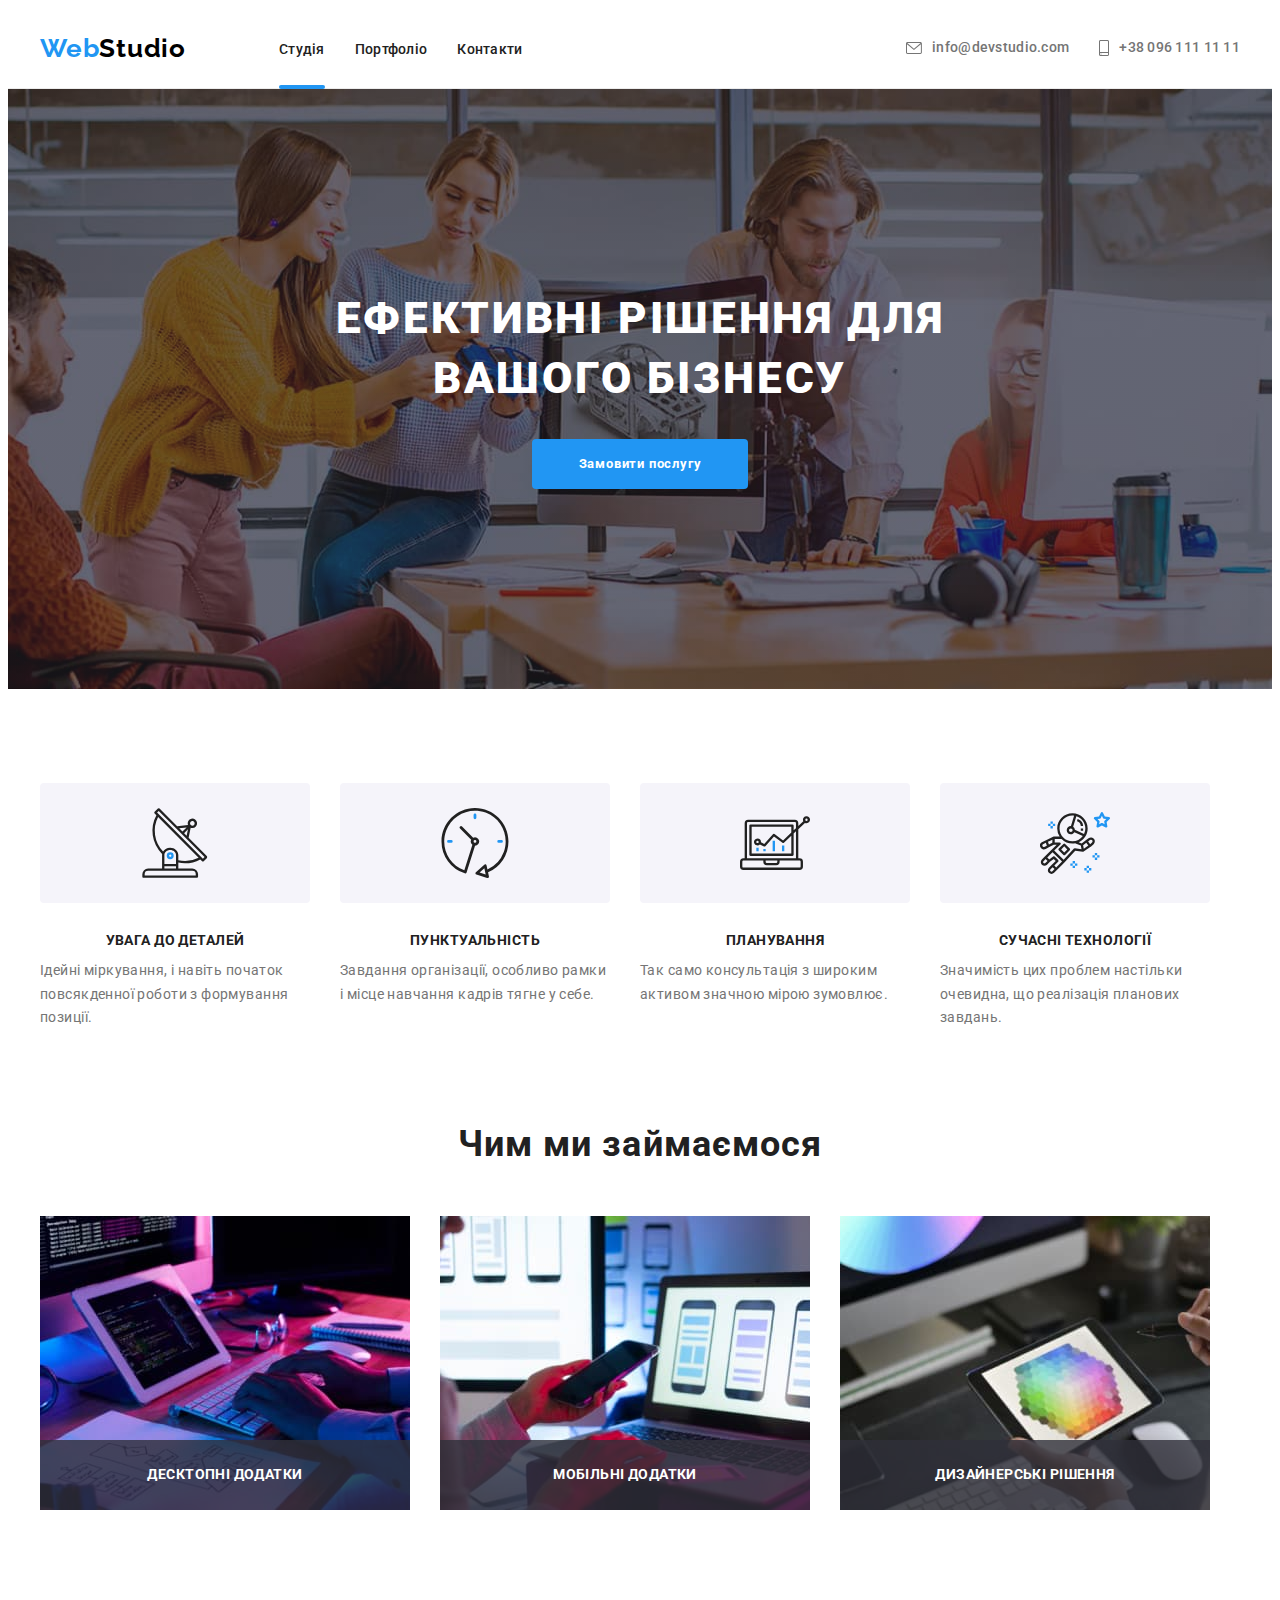
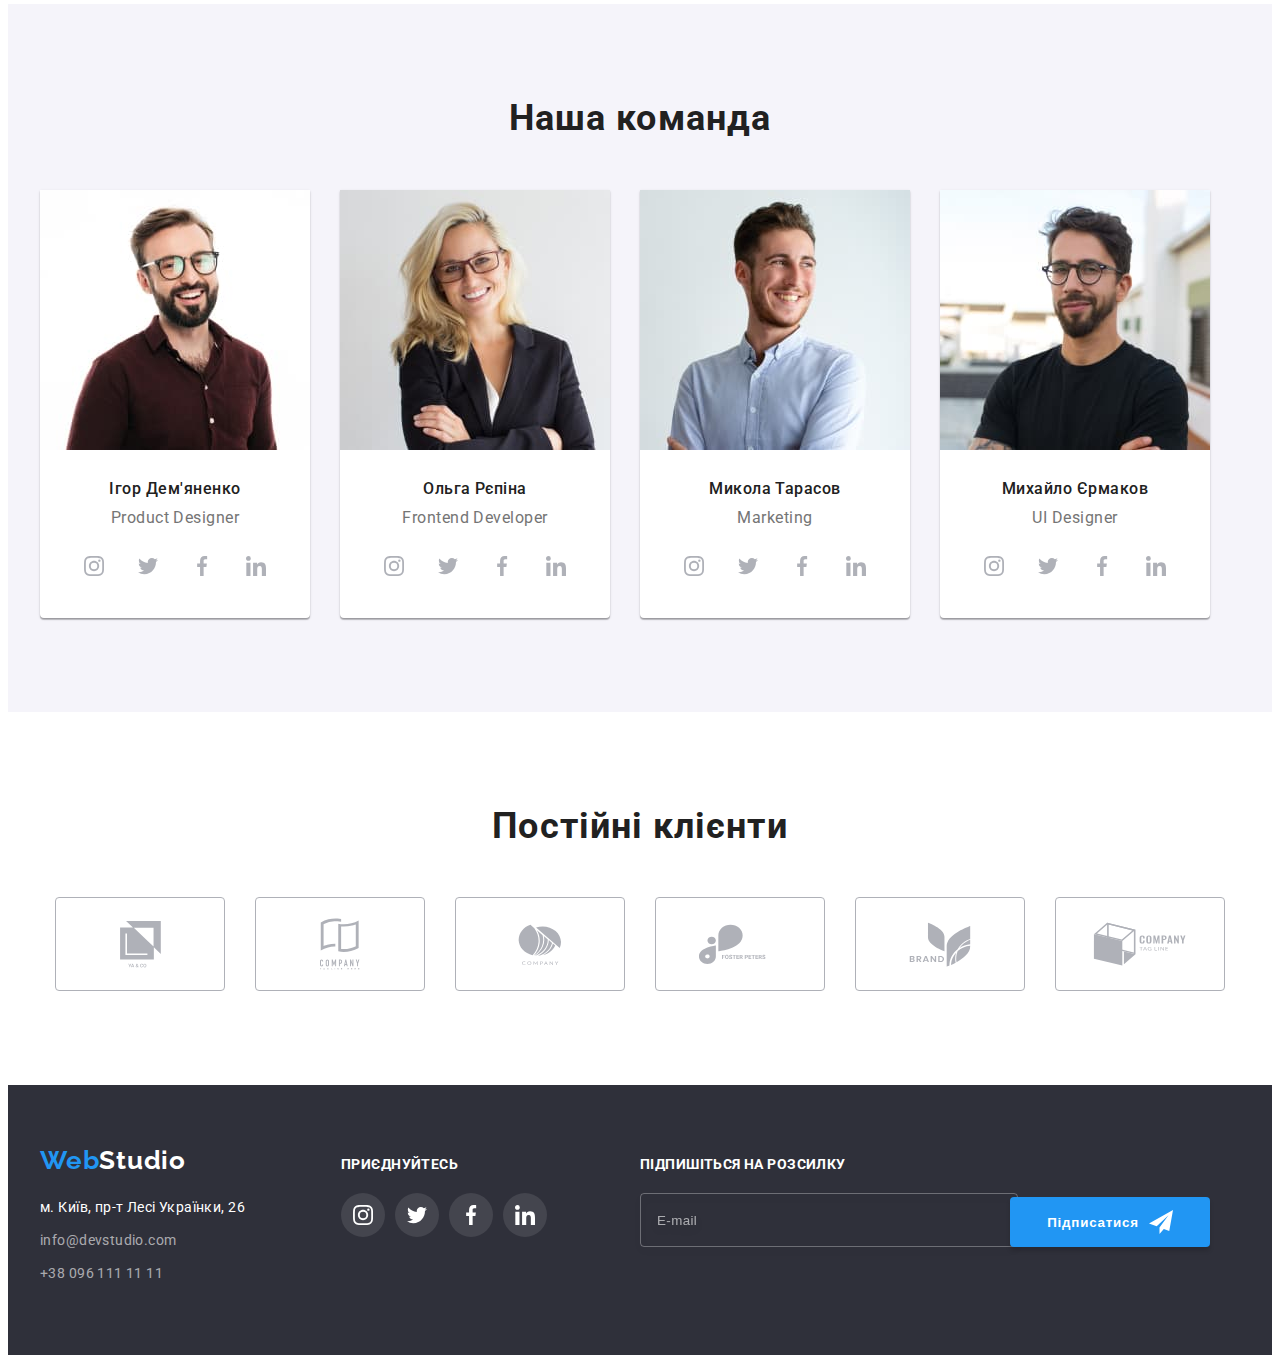
<file: index.html>
<!DOCTYPE html>
<html lang="uk">
  <head>
    <meta charset="UTF-8" />
    <meta http-equiv="X-UA-Compatible" content="IE=edge" />
    <meta name="viewport" content="width=device-width, initial-scale=1.0" />
    <title>Студія</title>
    <link rel="preconnect" href="https://fonts.googleapis.com" />
    <link rel="preconnect" href="https://fonts.gstatic.com" crossorigin />
    <link
      href="https://fonts.googleapis.com/css2?family=Raleway:wght@700&family=Roboto:wght@400;500;700;900&display=swap"
      rel="stylesheet"
    />
    <link
      rel="stylesheet"
      href="https://cdnjs.cloudflare.com/ajax/libs/modern-normalize/1.1.0/modern-normalize.min.css"
      integrity="sha512-wpPYUAdjBVSE4KJnH1VR1HeZfpl1ub8YT/NKx4PuQ5NmX2tKuGu6U/JRp5y+Y8XG2tV+wKQpNHVUX03MfMFn9Q=="
      crossorigin="anonymous"
      referrerpolicy="no-referrer"
    />
    <link rel="stylesheet" href="./css/main.min.css" />
  </head>
  <body class="body">
    <header class="header">
      <div class="container">
        <a lang="en" href="./index.html" class="logo header-logo link"
          >Web<span class="header-studio">Studio</span></a
        >
        <nav class="navigation">
          <ul class="navigation__list list">
            <li class="navigation__item">
              <a href="" class="navigation__link link current">Студія</a>
            </li>
            <li class="navigation__item">
              <a href="./portfolio.html" class="navigation__link link"
                >Портфоліо</a
              >
            </li>
            <li class="navigation__item">
              <a href="" class="navigation__link link">Контакти</a>
            </li>
          </ul>
        </nav>
        <div class="contacts">
          <ul class="contacts__list list">
            <li class="contacts__item">
              <a href="mailto:info@devstudio.com" class="contacts__link link">
                <svg class="contacts__icon" width="16" height="12">
                  <use href="./images/icons.svg#icon-envelope"></use>
                </svg>
                info@devstudio.com</a
              >
            </li>
            <li class="contacts__item">
              <a href="tel:+380961111111" class="contacts__link link">
                <svg class="contacts__icon" width="10" height="16">
                  <use href="./images/icons.svg#icon-smartphone"></use>
                </svg>
                +38 096 111 11 11</a
              >
            </li>
          </ul>
        </div>
        <button
          type="button"
          class="menu-button pointer"
          aria-expanded="false"
          aria-controls="menu"
          data-menu-button
        >
          <svg
            class="menu-burger"
            width="40px"
            height="40px"
            aria-label="Переключатель мобильного меню"
          >
            <use
              class="menu-icon-burger"
              href="./images/icons.svg#icon-menu-burger"
            ></use>
            <use
              class="menu-icon-cross"
              href="./images/icons.svg#icon-menu-closer"
            ></use>
          </svg>
        </button>
      </div>
      <div class="menu" id="menu" data-menu>
        <div class="menu-container">
          <nav class="menu-navigation">
            <ul class="menu-navigation__list list">
              <li class="menu-navigation__item">
                <a href="" class="menu-navigation__link link menu-current"
                  >Студія</a
                >
              </li>
              <li class="menu-navigation__item">
                <a href="./portfolio.html" class="menu-navigation__link link"
                  >Портфоліо</a
                >
              </li>
              <li class="menu-navigation__item">
                <a href="" class="menu-navigation__link link">Контакти</a>
              </li>
            </ul>
          </nav>
          <div class="menu-wrap">
            <div class="menu-contacts">
              <ul class="menu-contacts__list list">
                <li class="menu-contacts__item">
                  <a href="tel:+380961111111" class="menu-contacts__tel link">
                    +38 096 111 11 11</a
                  >
                </li>
                <li class="menu-contacts__item">
                  <a
                    href="mailto:info@devstudio.com"
                    class="menu-contacts__mail link"
                  >
                    info@devstudio.com</a
                  >
                </li>
              </ul>
            </div>
            <div class="menu-socials">
              <ul class="menu-socials__list list">
                <li class="menu-socials__item">
                  <a href="" class="menu-socials__link link">Instagram</a>
                </li>
                <li class="menu-socials__item">
                  <a href="" class="menu-socials__link link">Twitter</a>
                </li>
                <li class="menu-socials__item">
                  <a href="" class="menu-socials__link link">Facebook</a>
                </li>
                <li class="menu-socials__item">
                  <a href="" class="menu-socials__link link">LinkedIn</a>
                </li>
              </ul>
            </div>
          </div>
        </div>
      </div>
    </header>
    <main>
      <section class="hero hero__overlay">
        <div class="container">
          <h1 class="hero__title">Ефективні рішення для вашого бізнесу</h1>
          <button type="button" class="hero__btn pointer" data-modal-open>
            Замовити послугу
          </button>
        </div>
      </section>
      <section class="advantages">
        <div class="container">
          <h2 hidden>Особенности</h2>
          <ul class="advantages__list list">
            <li class="advantages__item">
              <div class="advantages__wrap">
                <svg class="advantages__icon" width="65.32" height="70">
                  <use href="./images/icons.svg#icon-features-first"></use>
                </svg>
              </div>
              <h3 class="advantages__subtitle">УВАГА ДО ДЕТАЛЕЙ</h3>
              <p class="advantages__text">
                Ідейні міркування, і навіть початок повсякденної роботи з
                формування позиції.
              </p>
            </li>
            <li class="advantages__item">
              <div class="advantages__wrap">
                <svg class="advantages__icon" width="70" height="70">
                  <use href="./images/icons.svg#icon-features-second"></use>
                </svg>
              </div>
              <h3 class="advantages__subtitle">ПУНКТУАЛЬНІСТЬ</h3>
              <p class="advantages__text">
                Завдання організації, особливо рамки і місце навчання кадрів
                тягне у себе.
              </p>
            </li>
            <li class="advantages__item">
              <div class="advantages__wrap">
                <svg class="advantages__icon" width="70" height="70">
                  <use href="./images/icons.svg#icon-features-third"></use>
                </svg>
              </div>
              <h3 class="advantages__subtitle">ПЛАНУВАННЯ</h3>
              <p class="advantages__text">
                Так само консультація з широким активом значною мірою зумовлює.
              </p>
            </li>
            <li class="advantages__item">
              <div class="advantages__wrap">
                <svg class="advantages__icon" width="70" height="70">
                  <use href="./images/icons.svg#icon-features-fourth"></use>
                </svg>
              </div>
              <h3 class="advantages__subtitle">СУЧАСНІ ТЕХНОЛОГІЇ</h3>
              <p class="advantages__text">
                Значимість цих проблем настільки очевидна, що реалізація
                планових завдань.
              </p>
            </li>
          </ul>
        </div>
      </section>
      <section class="activities">
        <div class="container">
          <h2 class="activities__title">Чим ми займаємося</h2>
          <ul class="activities__list list">
            <li class="activities__item">
              <div class="activities__img-over">
                <img
                  class="activities__img"
                  src="./images/about/about-1.jpg"
                  alt="Написание кода при помощи компьютера и планшета"
                  width="370"
                  height="294"
                />
                <p class="activities__over-text">ДЕСКТОПНІ ДОДАТКИ</p>
              </div>
            </li>
            <li class="activities__item">
              <div class="activities__img-over">
                <img
                  class="activities__img"
                  src="./images/about/about-2.jpg"
                  alt="Разработка дизайна мобильного приложения"
                  width="370"
                  height="294"
                />
                <p class="activities__over-text">МОБІЛЬНІ ДОДАТКИ</p>
              </div>
            </li>
            <li class="activities__item">
              <div class="activities__img-over">
                <img
                  class="activities__img"
                  src="./images/about/about-3.jpg"
                  alt="Выбор цвета на цветовой палитре при помощи планшета"
                  width="370"
                  height="294"
                />
                <p class="activities__over-text">ДИЗАЙНЕРСЬКІ РІШЕННЯ</p>
              </div>
            </li>
          </ul>
        </div>
      </section>
      <section class="staff">
        <div class="container">
          <h2 class="staff__title">Наша команда</h2>
          <ul class="staff__list list">
            <li class="staff__item staff__bg">
              <picture>
                <source
                  srcset="
                    ./images/team/desktop/1x/team1-desk-1x.jpg 1x,
                    ./images/team/desktop/2x/team1-desk-2x.jpg 2x
                  "
                  media="(min-width: 1200px)"
                />
                <source
                  srcset="
                    ./images/team/tablet/1x/team1-tab-1x.jpg 1x,
                    ./images/team/tablet/2x/team1-tab-2x.jpg 2x
                  "
                  media="(min-width: 768px)"
                />
                <source
                  srcset="
                    ./images/team/mobile/1x/team1-mob-1x.jpg 1x,
                    ./images/team/mobile/2x/team1-mob-2x.jpg 2x
                  "
                  media="(max-width: 767px)"
                />
                <img
                  class="staff__img"
                  src="./images/team/mobile/2x/team1-mob-2x.jpg"
                  alt="Product Designer"
                  width="450"
                  height="460"
                />
              </picture>
              <div class="staff__info">
                <h3 class="staff__name">Ігор Дем'яненко</h3>
                <p lang="en" class="staff__profession">Product Designer</p>
                <ul class="staff-social__list list">
                  <li class="staff-social__item">
                    <a href="" class="staff-social__link link">
                      <svg class="staff-social__icon" width="20" height="20">
                        <use href="./images/icons.svg#icon-instagram"></use>
                      </svg>
                    </a>
                  </li>
                  <li class="staff-social__item">
                    <a href="" class="staff-social__link link">
                      <svg class="staff-social__icon" width="20" height="20">
                        <use href="./images/icons.svg#icon-twitter"></use>
                      </svg>
                    </a>
                  </li>
                  <li class="staff-social__item">
                    <a href="" class="staff-social__link link">
                      <svg class="staff-social__icon" width="20" height="20">
                        <use href="./images/icons.svg#icon-facebook"></use>
                      </svg>
                    </a>
                  </li>
                  <li class="staff-social__item">
                    <a href="" class="staff-social__link link">
                      <svg class="staff-social__icon" width="20" height="20">
                        <use href="./images/icons.svg#icon-linkedin"></use>
                      </svg>
                    </a>
                  </li>
                </ul>
              </div>
            </li>
            <li class="staff__item staff__bg">
              <picture>
                <source
                  srcset="
                    ./images/team/desktop/1x/team2-desk-1x.jpg 1x,
                    ./images/team/desktop/2x/team2-desk-2x.jpg 2x
                  "
                  media="(min-width: 1200px)"
                />
                <source
                  srcset="
                    ./images/team/tablet/1x/team2-tab-1x.jpg 1x,
                    ./images/team/tablet/2x/team2-tab-2x.jpg 2x
                  "
                  media="(min-width: 768px)"
                />
                <source
                  srcset="
                    ./images/team/mobile/1x/team2-mob-1x.jpg 1x,
                    ./images/team/mobile/2x/team2-mob-2x.jpg 2x
                  "
                  media="(max-width: 767px)"
                />
                <img
                  class="staff__img"
                  src="./images/team/mobile/2x/team2-mob-2x.jpg"
                  alt="Product Designer"
                  width="450"
                  height="460"
                />
              </picture>
              <div class="staff__info">
                <h3 class="staff__name">Ольга Рєпіна</h3>
                <p lang="en" class="staff__profession">Frontend Developer</p>
                <ul class="staff-social__list list">
                  <li class="staff-social__item">
                    <a href="" class="staff-social__link link">
                      <svg class="staff-social__icon" width="20" height="20">
                        <use href="./images/icons.svg#icon-instagram"></use>
                      </svg>
                    </a>
                  </li>
                  <li class="staff-social__item">
                    <a href="" class="staff-social__link link">
                      <svg class="staff-social__icon" width="20" height="20">
                        <use href="./images/icons.svg#icon-twitter"></use>
                      </svg>
                    </a>
                  </li>
                  <li class="staff-social__item">
                    <a href="" class="staff-social__link link">
                      <svg class="staff-social__icon" width="20" height="20">
                        <use href="./images/icons.svg#icon-facebook"></use>
                      </svg>
                    </a>
                  </li>
                  <li class="staff-social__item">
                    <a href="" class="staff-social__link link">
                      <svg class="staff-social__icon" width="20" height="20">
                        <use href="./images/icons.svg#icon-linkedin"></use>
                      </svg>
                    </a>
                  </li>
                </ul>
              </div>
            </li>
            <li class="staff__item staff__bg">
              <picture>
                <source
                  srcset="
                    ./images/team/desktop/1x/team3-desk-1x.jpg 1x,
                    ./images/team/desktop/2x/team3-desk-2x.jpg 2x
                  "
                  media="(min-width: 1200px)"
                />
                <source
                  srcset="
                    ./images/team/tablet/1x/team3-tab-1x.jpg 1x,
                    ./images/team/tablet/2x/team3-tab-2x.jpg 2x
                  "
                  media="(min-width: 768px)"
                />
                <source
                  srcset="
                    ./images/team/mobile/1x/team3-mob-1x.jpg 1x,
                    ./images/team/mobile/2x/team3-mob-2x.jpg 2x
                  "
                  media="(max-width: 767px)"
                />
                <img
                  class="staff__img"
                  src="./images/team/mobile/2x/team3-mob-2x.jpg"
                  alt="Product Designer"
                  width="450"
                  height="460"
                />
              </picture>
              <div class="staff__info">
                <h3 class="staff__name">Микола Тарасов</h3>
                <p lang="en" class="staff__profession">Marketing</p>
                <ul class="staff-social__list list">
                  <li class="staff-social__item">
                    <a href="" class="staff-social__link link">
                      <svg class="staff-social__icon" width="20" height="20">
                        <use href="./images/icons.svg#icon-instagram"></use>
                      </svg>
                    </a>
                  </li>
                  <li class="staff-social__item">
                    <a href="" class="staff-social__link link">
                      <svg class="staff-social__icon" width="20" height="20">
                        <use href="./images/icons.svg#icon-twitter"></use>
                      </svg>
                    </a>
                  </li>
                  <li class="staff-social__item">
                    <a href="" class="staff-social__link link">
                      <svg class="staff-social__icon" width="20" height="20">
                        <use href="./images/icons.svg#icon-facebook"></use>
                      </svg>
                    </a>
                  </li>
                  <li class="staff-social__item">
                    <a href="" class="staff-social__link link">
                      <svg class="staff-social__icon" width="20" height="20">
                        <use href="./images/icons.svg#icon-linkedin"></use>
                      </svg>
                    </a>
                  </li>
                </ul>
              </div>
            </li>
            <li class="staff__item staff__bg">
              <picture>
                <source
                  srcset="
                    ./images/team/desktop/1x/team4-desk-1x.jpg 1x,
                    ./images/team/desktop/2x/team4-desk-2x.jpg 2x
                  "
                  media="(min-width: 1200px)"
                />
                <source
                  srcset="
                    ./images/team/tablet/1x/team4-tab-1x.jpg 1x,
                    ./images/team/tablet/2x/team4-tab-2x.jpg 2x
                  "
                  media="(min-width: 768px)"
                />
                <source
                  srcset="
                    ./images/team/mobile/1x/team4-mob-1x.jpg 1x,
                    ./images/team/mobile/2x/team4-mob-2x.jpg 2x
                  "
                  media="(max-width: 767px)"
                />
                <img
                  class="staff__img"
                  src="./images/team/mobile/2x/team4-mob-2x.jpg"
                  alt="Product Designer"
                  width="450"
                  height="460"
                />
              </picture>
              <div class="staff__info">
                <h3 class="staff__name">Михайло Єрмаков</h3>
                <p lang="en" class="staff__profession">UI Designer</p>
                <ul class="staff-social__list list">
                  <li class="staff-social__item">
                    <a href="" class="staff-social__link link">
                      <svg class="staff-social__icon" width="20" height="20">
                        <use href="./images/icons.svg#icon-instagram"></use>
                      </svg>
                    </a>
                  </li>
                  <li class="staff-social__item">
                    <a href="" class="staff-social__link link">
                      <svg class="staff-social__icon" width="20" height="20">
                        <use href="./images/icons.svg#icon-twitter"></use>
                      </svg>
                    </a>
                  </li>
                  <li class="staff-social__item">
                    <a href="" class="staff-social__link link">
                      <svg class="staff-social__icon" width="20" height="20">
                        <use href="./images/icons.svg#icon-facebook"></use>
                      </svg>
                    </a>
                  </li>
                  <li class="staff-social__item">
                    <a href="" class="staff-social__link link">
                      <svg class="staff-social__icon" width="20" height="20">
                        <use href="./images/icons.svg#icon-linkedin"></use>
                      </svg>
                    </a>
                  </li>
                </ul>
              </div>
            </li>
          </ul>
        </div>
      </section>
      <section class="companies">
        <div class="container">
          <h2 class="companies__title">Постійні клієнти</h2>
          <ul class="companies__list list">
            <li class="companies__item">
              <a href="" class="companies__link link">
                <svg class="companies__icon" width="41" height="46.7">
                  <use href="./images/icons.svg#icon-first-icon"></use>
                </svg>
              </a>
            </li>
            <li class="companies__item">
              <a href="" class="companies__link link">
                <svg class="companies__icon" width="40" height="52">
                  <use href="./images/icons.svg#icon-second-icon"></use>
                </svg>
              </a>
            </li>
            <li class="companies__item">
              <a href="" class="companies__link link">
                <svg class="companies__icon" width="43.46" height="41.18">
                  <use href="./images/icons.svg#icon-third-icon"></use>
                </svg>
              </a>
            </li>
            <li class="companies__item">
              <a href="" class="companies__link link">
                <svg class="companies__icon" width="84.4" height="40.62">
                  <use href="./images/icons.svg#icon-fourth-icon"></use>
                </svg>
              </a>
            </li>
            <li class="companies__item">
              <a href="" class="companies__link link">
                <svg class="companies__icon" width="62.54" height="45.43">
                  <use href="./images/icons.svg#icon-fifth-icon"></use>
                </svg>
              </a>
            </li>
            <li class="companies__item">
              <a href="" class="companies__link link">
                <svg class="companies__icon" width="93.79" height="43.93">
                  <use href="./images/icons.svg#icon-sixth-icon"></use>
                </svg>
              </a>
            </li>
          </ul>
        </div>
      </section>
    </main>
    <footer class="footer">
      <div class="container">
        <div class="company-info__join-us">
          <div class="company-info">
            <a lang="en" href="" class="logo footer-logo link"
              >Web<span class="footer-studio">Studio</span></a
            >
            <address class="address">
              <p class="company-info__text">м. Київ, пр-т Лесі Українки, 26</p>
              <ul class="company-info__list list">
                <li class="company-info__item">
                  <a
                    href="mailto:info@devstudio.com"
                    class="company-info__link link"
                    >info@devstudio.com</a
                  >
                </li>
                <li class="company-info__item">
                  <a href="tel:+380961111111" class="company-info__link link"
                    >+38 096 111 11 11</a
                  >
                </li>
              </ul>
            </address>
          </div>
          <div class="join-us">
            <p class="join-us__text">ПРИЄДНУЙТЕСЬ</p>
            <ul class="join-us__list list">
              <li class="join-us__item">
                <a href="" class="join-us__link link">
                  <svg class="join-us__icon" width="20" height="20">
                    <use href="./images/icons.svg#icon-instagram"></use>
                  </svg>
                </a>
              </li>
              <li class="join-us__item">
                <a href="" class="join-us__link link">
                  <svg class="join-us__icon" width="20" height="20">
                    <use href="./images/icons.svg#icon-twitter"></use>
                  </svg>
                </a>
              </li>
              <li class="join-us__item">
                <a href="" class="join-us__link link">
                  <svg class="join-us__icon" width="20" height="20">
                    <use href="./images/icons.svg#icon-facebook"></use>
                  </svg>
                </a>
              </li>
              <li class="join-us__item">
                <a href="" class="join-us__link link">
                  <svg class="join-us__icon" width="20" height="20">
                    <use href="./images/icons.svg#icon-linkedin"></use>
                  </svg>
                </a>
              </li>
            </ul>
          </div>
        </div>
        <div class="subscribe">
          <form class="subscribe__form">
            <div class="subscribe__input">
              <label
                ><span class="subscribe__text">Підпишіться на розсилку</span>
                <input
                  type="text"
                  class="subscribe__input-info"
                  name="mail"
                  placeholder="E-mail"
                />
              </label>
            </div>
            <button type="submit" class="subscribe__btn pointer">
              Підписатися
              <svg class="subscribe__icon" width="24" height="24">
                <use href="./images/icons.svg#icon-send"></use>
              </svg>
            </button>
          </form>
        </div>
      </div>
    </footer>
    <div class="backdrop is-hidden" data-modal>
      <div class="modal">
        <button type="button" class="modal__close-btn pointer" data-modal-close>
          <svg class="modal__close-icon" width="11" height="11">
            <use href="./images/icons.svg#icon-close"></use>
          </svg>
        </button>
        <p class="modal__title">Залиште свої дані, ми вам передзвонимо</p>
        <form class="modal__form">
          <div class="input-wrap">
            <label for="user-name" class="input-wrap__label">Ім'я</label>
            <input
              type="text"
              class="input-wrap__field"
              name="user-name"
              id="user-name"
            />
            <svg class="input-wrap__icon" width="18" height="18">
              <use href="./images/icons.svg#icon-modal-first"></use>
            </svg>
          </div>
          <div class="input-wrap">
            <label for="user-tel" class="input-wrap__label">Телефон</label>
            <input
              type="tel"
              class="input-wrap__field"
              name="user-tel"
              id="user-tel"
            />
            <svg class="input-wrap__icon" width="18" height="18">
              <use href="./images/icons.svg#icon-modal-second"></use>
            </svg>
          </div>
          <div class="input-wrap">
            <label for="user-mail" class="input-wrap__label">Пошта</label>
            <input
              type="email"
              class="input-wrap__field"
              name="user-mail"
              id="user-mail"
            />
            <svg class="input-wrap__icon" width="18" height="18">
              <use href="./images/icons.svg#icon-modal-third"></use>
            </svg>
          </div>
          <div class="comment-wrap">
            <label for="user-comment" class="input-wrap__label">Коментар</label>
            <textarea
              class="comment-wrap__label"
              placeholder="Введіть текст"
              name="user-comment"
              id="user-comment"
            ></textarea>
          </div>
          <input
            type="checkbox"
            name="user-policy"
            value="true"
            class="input-check visually-hidden"
            id="user-policy"
          />
          <label for="user-policy" class="agreement">
            <span>
              <svg class="agreement__check-icon" width="11" height="8">
                <use href="./images/icons.svg#icon-modal-check"></use>
              </svg>
            </span>
            Погоджуюся з розсилкою та приймаю&nbsp;<a
              href=""
              class="agreement__conditions"
              >Умови договору</a
            >
          </label>
          <button type="submit" class="modal-btn pointer">Відправити</button>
        </form>
      </div>
    </div>
    <script src="./js/modal.js"></script>
    <script src="./js/menu.js"></script>
  </body>
</html>
</file>
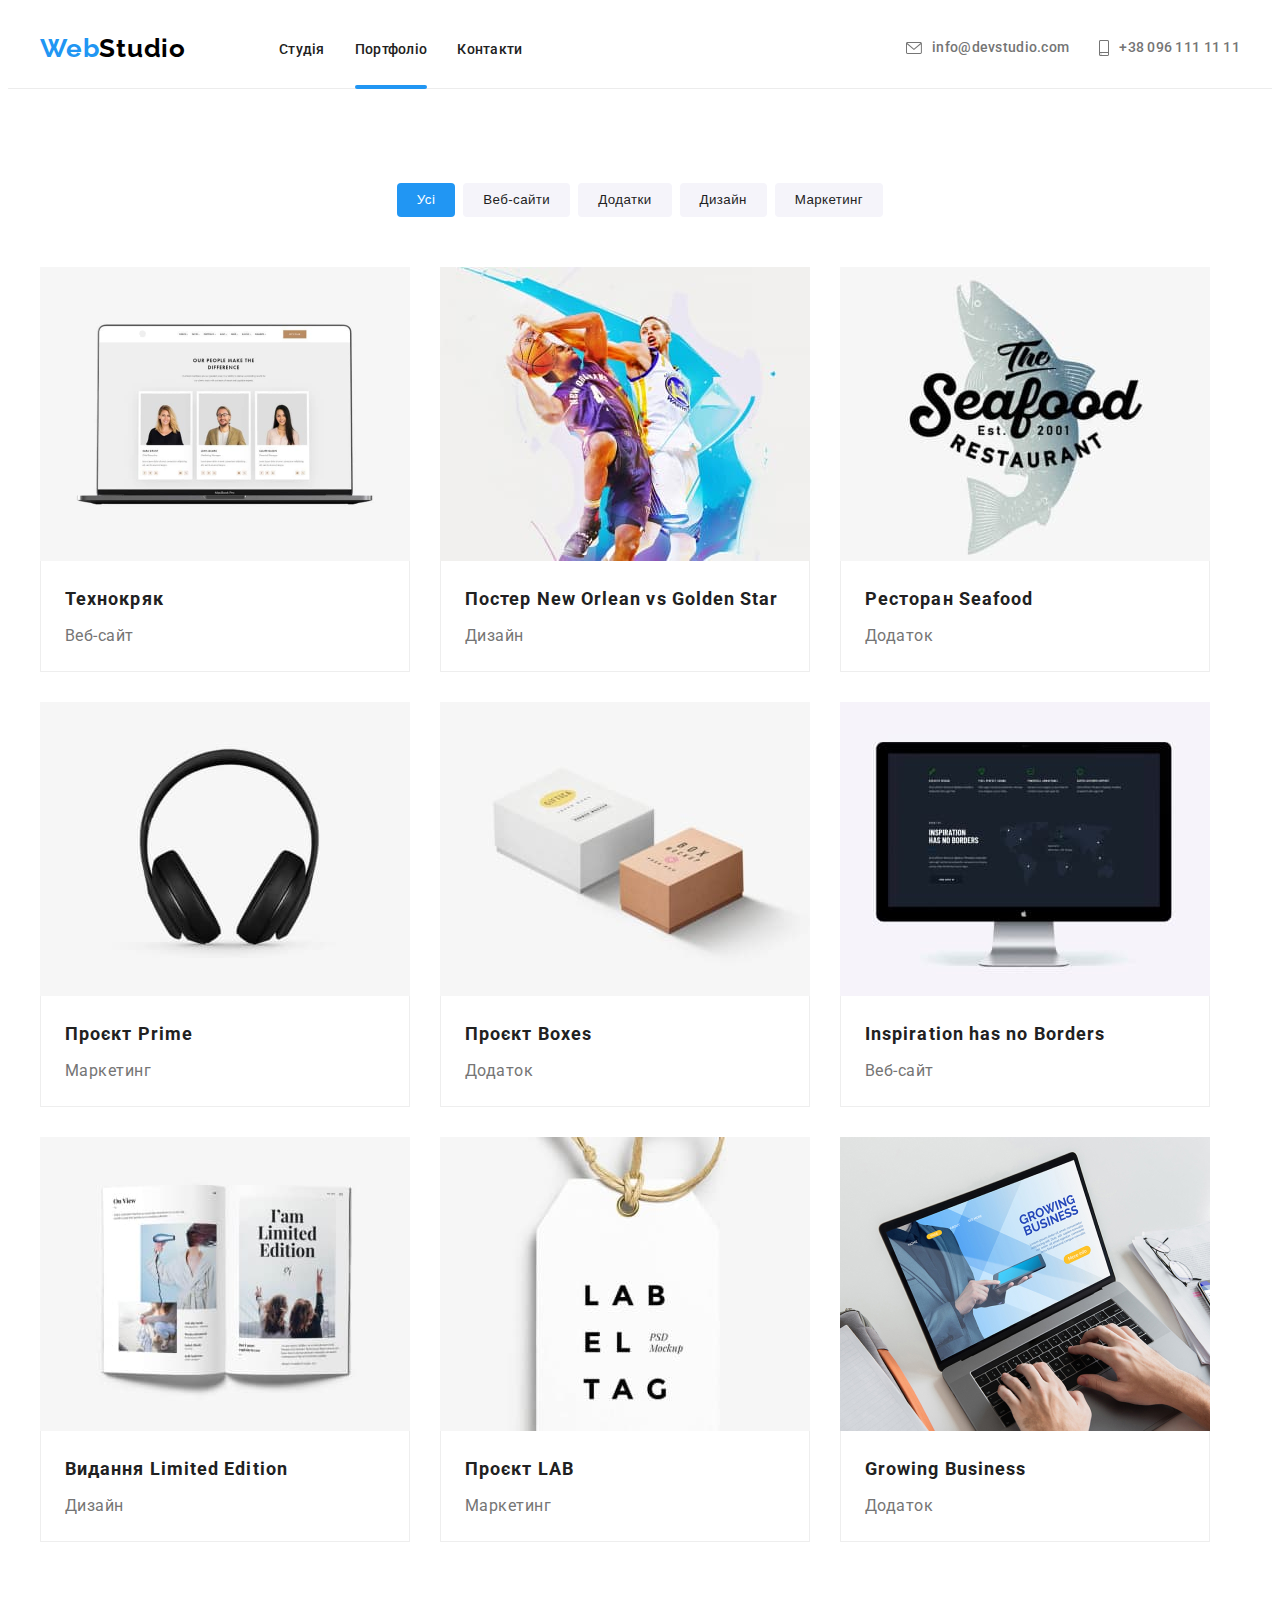
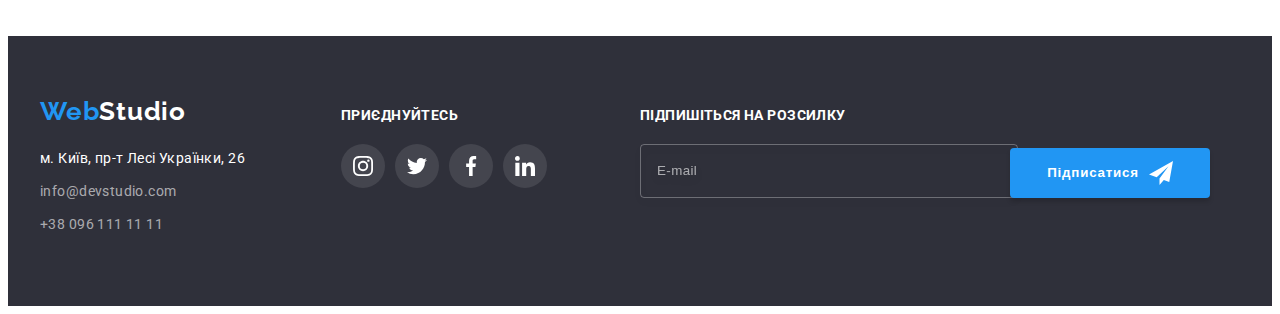
<file: portfolio.html>
<!DOCTYPE html>
<html lang="uk">
  <head>
    <meta charset="UTF-8" />
    <meta http-equiv="X-UA-Compatible" content="IE=edge" />
    <meta name="viewport" content="width=device-width, initial-scale=1.0" />
    <title>Портфоліо</title>
    <link rel="preconnect" href="https://fonts.googleapis.com" />
    <link rel="preconnect" href="https://fonts.gstatic.com" crossorigin />
    <link
      href="https://fonts.googleapis.com/css2?family=Raleway:wght@700&family=Roboto:wght@400;500;700;900&display=swap"
      rel="stylesheet"
    />
    <link
      rel="stylesheet"
      href="https://cdnjs.cloudflare.com/ajax/libs/modern-normalize/1.1.0/modern-normalize.min.css"
      integrity="sha512-wpPYUAdjBVSE4KJnH1VR1HeZfpl1ub8YT/NKx4PuQ5NmX2tKuGu6U/JRp5y+Y8XG2tV+wKQpNHVUX03MfMFn9Q=="
      crossorigin="anonymous"
      referrerpolicy="no-referrer"
    />
    <link rel="stylesheet" href="./css/main.min.css" />
  </head>
  <body class="body">
    <header class="header">
      <div class="container">
        <a lang="en" href="./index.html" class="logo header-logo link"
          >Web<span class="header-studio">Studio</span></a
        >
        <nav class="navigation">
          <ul class="navigation__list list">
            <li class="navigation__item">
              <a href="./index.html" class="navigation__link link">Студія</a>
            </li>
            <li class="navigation__item">
              <a href="" class="navigation__link link current">Портфоліо</a>
            </li>
            <li class="navigation__item">
              <a href="" class="navigation__link link">Контакти</a>
            </li>
          </ul>
        </nav>
        <div class="contacts">
          <ul class="contacts__list list">
            <li class="contacts__item">
              <a href="mailto:info@devstudio.com" class="contacts__link link">
                <svg class="contacts__icon" width="16" height="12">
                  <use href="./images/icons.svg#icon-envelope"></use>
                </svg>
                info@devstudio.com</a
              >
            </li>
            <li class="contacts__item">
              <a href="tel:+380961111111" class="contacts__link link">
                <svg class="contacts__icon" width="10" height="16">
                  <use href="./images/icons.svg#icon-smartphone"></use>
                </svg>
                +38 096 111 11 11</a
              >
            </li>
          </ul>
        </div>
        <button
          type="button"
          class="menu-button pointer"
          aria-expanded="false"
          aria-controls="menu"
          data-menu-button
        >
          <svg
            class="menu-burger"
            width="40px"
            height="40px"
            aria-label="Переключатель мобильного меню"
          >
            <use
              class="menu-icon-burger"
              href="./images/icons.svg#icon-menu-burger"
            ></use>
            <use
              class="menu-icon-cross"
              href="./images/icons.svg#icon-menu-closer"
            ></use>
          </svg>
        </button>
      </div>
      <div class="menu" id="menu" data-menu>
        <div class="menu-container">
          <nav class="menu-navigation">
            <ul class="menu-navigation__list list">
              <li class="menu-navigation__item">
                <a href="./index.html" class="menu-navigation__link link"
                  >Студія</a
                >
              </li>
              <li class="menu-navigation__item">
                <a href="" class="menu-navigation__link link menu-current"
                  >Портфоліо</a
                >
              </li>
              <li class="menu-navigation__item">
                <a href="" class="menu-navigation__link link">Контакти</a>
              </li>
            </ul>
          </nav>
          <div class="menu-wrap">
            <div class="menu-contacts">
              <ul class="menu-contacts__list list">
                <li class="menu-contacts__item">
                  <a href="tel:+380961111111" class="menu-contacts__tel link">
                    +38 096 111 11 11</a
                  >
                </li>
                <li class="menu-contacts__item">
                  <a
                    href="mailto:info@devstudio.com"
                    class="menu-contacts__mail link"
                  >
                    info@devstudio.com</a
                  >
                </li>
              </ul>
            </div>
            <div class="menu-socials">
              <ul class="menu-socials__list list">
                <li class="menu-socials__item">
                  <a href="" class="menu-socials__link link">Instagram</a>
                </li>
                <li class="menu-socials__item">
                  <a href="" class="menu-socials__link link">Twitter</a>
                </li>
                <li class="menu-socials__item">
                  <a href="" class="menu-socials__link link">Facebook</a>
                </li>
                <li class="menu-socials__item">
                  <a href="" class="menu-socials__link link">LinkedIn</a>
                </li>
              </ul>
            </div>
          </div>
        </div>
      </div>
    </header>
    <main>
      <section class="portfolio">
        <div class="container">
          <h1 hidden>Наші проекти</h1>
          <ul class="filter__list list">
            <li class="filter__item">
              <button
                type="button"
                class="filter__btn pointer filter__btn-current"
              >
                Усі
              </button>
            </li>
            <li class="filter__item">
              <button type="button" class="filter__btn pointer">
                Веб-сайти
              </button>
            </li>
            <li class="filter__item">
              <button type="button" class="filter__btn pointer">Додатки</button>
            </li>
            <li class="filter__item">
              <button type="button" class="filter__btn pointer">Дизайн</button>
            </li>
            <li class="filter__item">
              <button type="button" class="filter__btn pointer">
                Маркетинг
              </button>
            </li>
          </ul>
          <ul class="portfolio__list list">
            <li class="portfolio__item portfolio__bg">
              <a href="" class="portfolio__link link">
                <div class="portfolio__wrap">
                  <picture>
                    <source
                      srcset="
                        ./images/portfolio/desktop/1x/p1-desk-1x.jpg 1x,
                        ./images/portfolio/desktop/2x/p1-desk-2x.jpg 2x
                      "
                      media="(min-width: 1200px)"
                    />
                    <source
                      srcset="
                        ./images/portfolio/tablet/1x/p1-tab-1x.jpg 1x,
                        ./images/portfolio/tablet/2x/p1-tab-2x.jpg 2x
                      "
                      media="(min-width: 768px)"
                    />
                    <source
                      srcset="
                        ./images/portfolio/mobile/1x/p1-mob-1x.jpg 1x,
                        ./images/portfolio/mobile/2x/p1-mob-2x.jpg 2x
                      "
                      media="(max-width: 767px)"
                    />
                    <img
                      class="portfolio__img"
                      src="./images/portfolio/mobile/2x/p1-mob-2x.jpg"
                      alt="Product Designer"
                      width="450"
                      height="294"
                    />
                  </picture>
                  <p class="portfolio__overlay">
                    Ресурс пропонує комплексні пропозиції з різним рівнем
                    функціоналу та сервісів. Все це дозволить відвідувачу
                    отримати вичерпні відомості про компанію чи приватну особу.
                  </p>
                </div>
                <div class="portfolio__info">
                  <h2 class="portfolio__list-subtitle">Технокряк</h2>
                  <p class="portfolio__list-text">Веб-сайт</p>
                </div>
              </a>
            </li>
            <li class="portfolio__item portfolio__bg">
              <a href="" class="portfolio__link link">
                <div class="portfolio__wrap">
                  <picture>
                    <source
                      srcset="
                        ./images/portfolio/desktop/1x/p2-desk-1x.jpg 1x,
                        ./images/portfolio/desktop/2x/p2-desk-2x.jpg 2x
                      "
                      media="(min-width: 1200px)"
                    />
                    <source
                      srcset="
                        ./images/portfolio/tablet/1x/p2-tab-1x.jpg 1x,
                        ./images/portfolio/tablet/2x/p2-tab-2x.jpg 2x
                      "
                      media="(min-width: 768px)"
                    />
                    <source
                      srcset="
                        ./images/portfolio/mobile/1x/p2-mob-1x.jpg 1x,
                        ./images/portfolio/mobile/2x/p2-mob-2x.jpg 2x
                      "
                      media="(max-width: 767px)"
                    />
                    <img
                      class="portfolio__img"
                      src="./images/portfolio/mobile/2x/p2-mob-2x.jpg"
                      alt="Product Designer"
                      width="450"
                      height="294"
                    />
                  </picture>
                  <p class="portfolio__overlay">
                    Ресурс пропонує комплексні пропозиції з різним рівнем
                    функціоналу та сервісів. Все це дозволить відвідувачу
                    отримати вичерпні відомості про компанію чи приватну особу.
                  </p>
                </div>
                <div class="portfolio__info">
                  <h2 class="portfolio__list-subtitle">
                    Постер <span lang="en">New Orlean vs Golden Star</span>
                  </h2>
                  <p class="portfolio__list-text">Дизайн</p>
                </div>
              </a>
            </li>
            <li class="portfolio__item portfolio__bg">
              <a href="" class="portfolio__link link">
                <div class="portfolio__wrap">
                  <picture>
                    <source
                      srcset="
                        ./images/portfolio/desktop/1x/p3-desk-1x.jpg 1x,
                        ./images/portfolio/desktop/2x/p3-desk-2x.jpg 2x
                      "
                      media="(min-width: 1200px)"
                    />
                    <source
                      srcset="
                        ./images/portfolio/tablet/1x/p3-tab-1x.jpg 1x,
                        ./images/portfolio/tablet/2x/p3-tab-2x.jpg 2x
                      "
                      media="(min-width: 768px)"
                    />
                    <source
                      srcset="
                        ./images/portfolio/mobile/1x/p3-mob-1x.jpg 1x,
                        ./images/portfolio/mobile/2x/p3-mob-2x.jpg 2x
                      "
                      media="(max-width: 767px)"
                    />
                    <img
                      class="portfolio__img"
                      src="./images/portfolio/mobile/2x/p3-mob-2x.jpg"
                      alt="Product Designer"
                      width="450"
                      height="294"
                    />
                  </picture>
                  <p class="portfolio__overlay">
                    Ресурс пропонує комплексні пропозиції з різним рівнем
                    функціоналу та сервісів. Все це дозволить відвідувачу
                    отримати вичерпні відомості про компанію чи приватну особу.
                  </p>
                </div>
                <div class="portfolio__info">
                  <h2 class="portfolio__list-subtitle">
                    Ресторан <span lang="en">Seafood</span>
                  </h2>
                  <p class="portfolio__list-text">Додаток</p>
                </div>
              </a>
            </li>
            <li class="portfolio__item portfolio__bg">
              <a href="" class="portfolio__link link">
                <div class="portfolio__wrap">
                  <picture>
                    <source
                      srcset="
                        ./images/portfolio/desktop/1x/p4-desk-1x.jpg 1x,
                        ./images/portfolio/desktop/2x/p4-desk-2x.jpg 2x
                      "
                      media="(min-width: 1200px)"
                    />
                    <source
                      srcset="
                        ./images/portfolio/tablet/1x/p4-tab-1x.jpg 1x,
                        ./images/portfolio/tablet/2x/p4-tab-2x.jpg 2x
                      "
                      media="(min-width: 768px)"
                    />
                    <source
                      srcset="
                        ./images/portfolio/mobile/1x/p4-mob-1x.jpg 1x,
                        ./images/portfolio/mobile/2x/p4-mob-2x.jpg 2x
                      "
                      media="(max-width: 767px)"
                    />
                    <img
                      class="portfolio__img"
                      src="./images/portfolio/mobile/2x/p4-mob-2x.jpg"
                      alt="Product Designer"
                      width="450"
                      height="294"
                    />
                  </picture>
                  <p class="portfolio__overlay">
                    Ресурс пропонує комплексні пропозиції з різним рівнем
                    функціоналу та сервісів. Все це дозволить відвідувачу
                    отримати вичерпні відомості про компанію чи приватну особу.
                  </p>
                </div>
                <div class="portfolio__info">
                  <h2 class="portfolio__list-subtitle">
                    Проєкт <span lang="en">Prime</span>
                  </h2>
                  <p class="portfolio__list-text">Маркетинг</p>
                </div>
              </a>
            </li>
            <li class="portfolio__item portfolio__bg">
              <a href="" class="portfolio__link link">
                <div class="portfolio__wrap">
                  <picture>
                    <source
                      srcset="
                        ./images/portfolio/desktop/1x/p5-desk-1x.jpg 1x,
                        ./images/portfolio/desktop/2x/p5-desk-2x.jpg 2x
                      "
                      media="(min-width: 1200px)"
                    />
                    <source
                      srcset="
                        ./images/portfolio/tablet/1x/p5-tab-1x.jpg 1x,
                        ./images/portfolio/tablet/2x/p5-tab-2x.jpg 2x
                      "
                      media="(min-width: 768px)"
                    />
                    <source
                      srcset="
                        ./images/portfolio/mobile/1x/p5-mob-1x.jpg 1x,
                        ./images/portfolio/mobile/2x/p5-mob-2x.jpg 2x
                      "
                      media="(max-width: 767px)"
                    />
                    <img
                      class="portfolio__img"
                      src="./images/portfolio/mobile/2x/p5-mob-2x.jpg"
                      alt="Product Designer"
                      width="450"
                      height="294"
                    />
                  </picture>
                  <p class="portfolio__overlay">
                    Ресурс пропонує комплексні пропозиції з різним рівнем
                    функціоналу та сервісів. Все це дозволить відвідувачу
                    отримати вичерпні відомості про компанію чи приватну особу.
                  </p>
                </div>
                <div class="portfolio__info">
                  <h2 class="portfolio__list-subtitle">
                    Проєкт <span lang="en">Boxes</span>
                  </h2>
                  <p class="portfolio__list-text">Додаток</p>
                </div>
              </a>
            </li>
            <li class="portfolio__item portfolio__bg">
              <a href="" class="portfolio__link link">
                <div class="portfolio__wrap">
                  <picture>
                    <source
                      srcset="
                        ./images/portfolio/desktop/1x/p6-desk-1x.jpg 1x,
                        ./images/portfolio/desktop/2x/p6-desk-2x.jpg 2x
                      "
                      media="(min-width: 1200px)"
                    />
                    <source
                      srcset="
                        ./images/portfolio/tablet/1x/p6-tab-1x.jpg 1x,
                        ./images/portfolio/tablet/2x/p6-tab-2x.jpg 2x
                      "
                      media="(min-width: 768px)"
                    />
                    <source
                      srcset="
                        ./images/portfolio/mobile/1x/p6-mob-1x.jpg 1x,
                        ./images/portfolio/mobile/2x/p6-mob-2x.jpg 2x
                      "
                      media="(max-width: 767px)"
                    />
                    <img
                      class="portfolio__img"
                      src="./images/portfolio/mobile/2x/p6-mob-2x.jpg"
                      alt="Product Designer"
                      width="450"
                      height="294"
                    />
                  </picture>
                  <p class="portfolio__overlay">
                    Ресурс пропонує комплексні пропозиції з різним рівнем
                    функціоналу та сервісів. Все це дозволить відвідувачу
                    отримати вичерпні відомості про компанію чи приватну особу.
                  </p>
                </div>
                <div class="portfolio__info">
                  <h2 lang="en" class="portfolio__list-subtitle">
                    Inspiration has no Borders
                  </h2>
                  <p class="portfolio__list-text">Веб-сайт</p>
                </div>
              </a>
            </li>
            <li class="portfolio__item portfolio__bg">
              <a href="" class="portfolio__link link">
                <div class="portfolio__wrap">
                  <picture>
                    <source
                      srcset="
                        ./images/portfolio/desktop/1x/p7-desk-1x.jpg 1x,
                        ./images/portfolio/desktop/2x/p7-desk-2x.jpg 2x
                      "
                      media="(min-width: 1200px)"
                    />
                    <source
                      srcset="
                        ./images/portfolio/tablet/1x/p7-tab-1x.jpg 1x,
                        ./images/portfolio/tablet/2x/p7-tab-2x.jpg 2x
                      "
                      media="(min-width: 768px)"
                    />
                    <source
                      srcset="
                        ./images/portfolio/mobile/1x/p7-mob-1x.jpg 1x,
                        ./images/portfolio/mobile/2x/p7-mob-2x.jpg 2x
                      "
                      media="(max-width: 767px)"
                    />
                    <img
                      class="portfolio__img"
                      src="./images/portfolio/mobile/2x/p7-mob-2x.jpg"
                      alt="Product Designer"
                      width="450"
                      height="294"
                    />
                  </picture>
                  <p class="portfolio__overlay">
                    Ресурс пропонує комплексні пропозиції з різним рівнем
                    функціоналу та сервісів. Все це дозволить відвідувачу
                    отримати вичерпні відомості про компанію чи приватну особу.
                  </p>
                </div>
                <div class="portfolio__info">
                  <h2 class="portfolio__list-subtitle">
                    Видання <span lang="en">Limited Edition</span>
                  </h2>
                  <p class="portfolio__list-text">Дизайн</p>
                </div>
              </a>
            </li>
            <li class="portfolio__item portfolio__bg">
              <a href="" class="portfolio__link link">
                <div class="portfolio__wrap">
                  <picture>
                    <source
                      srcset="
                        ./images/portfolio/desktop/1x/p8-desk-1x.jpg 1x,
                        ./images/portfolio/desktop/2x/p8-desk-2x.jpg 2x
                      "
                      media="(min-width: 1200px)"
                    />
                    <source
                      srcset="
                        ./images/portfolio/tablet/1x/p8-tab-1x.jpg 1x,
                        ./images/portfolio/tablet/2x/p8-tab-2x.jpg 2x
                      "
                      media="(min-width: 768px)"
                    />
                    <source
                      srcset="
                        ./images/portfolio/mobile/1x/p8-mob-1x.jpg 1x,
                        ./images/portfolio/mobile/2x/p8-mob-2x.jpg 2x
                      "
                      media="(max-width: 767px)"
                    />
                    <img
                      class="portfolio__img"
                      src="./images/portfolio/mobile/2x/p8-mob-2x.jpg"
                      alt="Product Designer"
                      width="450"
                      height="294"
                    />
                  </picture>
                  <p class="portfolio__overlay">
                    Ресурс пропонує комплексні пропозиції з різним рівнем
                    функціоналу та сервісів. Все це дозволить відвідувачу
                    отримати вичерпні відомості про компанію чи приватну особу.
                  </p>
                </div>
                <div class="portfolio__info">
                  <h2 class="portfolio__list-subtitle">
                    Проєкт <span lang="en">LAB</span>
                  </h2>
                  <p class="portfolio__list-text">Маркетинг</p>
                </div>
              </a>
            </li>
            <li class="portfolio__item portfolio__bg">
              <a href="" class="portfolio__link link">
                <div class="portfolio__wrap">
                  <picture>
                    <source
                      srcset="
                        ./images/portfolio/desktop/1x/p9-desk-1x.jpg 1x,
                        ./images/portfolio/desktop/2x/p9-desk-2x.jpg 2x
                      "
                      media="(min-width: 1200px)"
                    />
                    <source
                      srcset="
                        ./images/portfolio/tablet/1x/p9-tab-1x.jpg 1x,
                        ./images/portfolio/tablet/2x/p9-tab-2x.jpg 2x
                      "
                      media="(min-width: 768px)"
                    />
                    <source
                      srcset="
                        ./images/portfolio/mobile/1x/p9-mob-1x.jpg 1x,
                        ./images/portfolio/mobile/2x/p9-mob-2x.jpg 2x
                      "
                      media="(max-width: 767px)"
                    />
                    <img
                      class="portfolio__img"
                      src="./images/portfolio/mobile/2x/p9-mob-2x.jpg"
                      alt="Product Designer"
                      width="450"
                      height="294"
                    />
                  </picture>
                  <p class="portfolio__overlay">
                    Ресурс пропонує комплексні пропозиції з різним рівнем
                    функціоналу та сервісів. Все це дозволить відвідувачу
                    отримати вичерпні відомості про компанію чи приватну особу.
                  </p>
                </div>
                <div class="portfolio__info">
                  <h2 lang="en" class="portfolio__list-subtitle">
                    Growing Business
                  </h2>
                  <p class="portfolio__list-text">Додаток</p>
                </div>
              </a>
            </li>
          </ul>
        </div>
      </section>
    </main>
    <footer class="footer">
      <div class="container">
        <div class="company-info__join-us">
          <div class="company-info">
            <a lang="en" href="" class="logo footer-logo link"
              >Web<span class="footer-studio">Studio</span></a
            >
            <address class="address">
              <p class="company-info__text">м. Київ, пр-т Лесі Українки, 26</p>
              <ul class="company-info__list list">
                <li class="company-info__item">
                  <a
                    href="mailto:info@devstudio.com"
                    class="company-info__link link"
                    >info@devstudio.com</a
                  >
                </li>
                <li class="company-info__item">
                  <a href="tel:+380961111111" class="company-info__link link"
                    >+38 096 111 11 11</a
                  >
                </li>
              </ul>
            </address>
          </div>
          <div class="join-us">
            <p class="join-us__text">ПРИЄДНУЙТЕСЬ</p>
            <ul class="join-us__list list">
              <li class="join-us__item">
                <a href="" class="join-us__link link">
                  <svg class="join-us__icon" width="20" height="20">
                    <use href="./images/icons.svg#icon-instagram"></use>
                  </svg>
                </a>
              </li>
              <li class="join-us__item">
                <a href="" class="join-us__link link">
                  <svg class="join-us__icon" width="20" height="20">
                    <use href="./images/icons.svg#icon-twitter"></use>
                  </svg>
                </a>
              </li>
              <li class="join-us__item">
                <a href="" class="join-us__link link">
                  <svg class="join-us__icon" width="20" height="20">
                    <use href="./images/icons.svg#icon-facebook"></use>
                  </svg>
                </a>
              </li>
              <li class="join-us__item">
                <a href="" class="join-us__link link">
                  <svg class="join-us__icon" width="20" height="20">
                    <use href="./images/icons.svg#icon-linkedin"></use>
                  </svg>
                </a>
              </li>
            </ul>
          </div>
        </div>
        <div class="subscribe">
          <form class="subscribe__form">
            <div class="subscribe__input">
              <label
                ><span class="subscribe__text">Підпишіться на розсилку</span>
                <input
                  type="text"
                  class="subscribe__input-info"
                  name="mail"
                  placeholder="E-mail"
                />
              </label>
            </div>
            <button type="submit" class="subscribe__btn pointer">
              Підписатися
              <svg class="subscribe__icon" width="24" height="24">
                <use href="./images/icons.svg#icon-send"></use>
              </svg>
            </button>
          </form>
        </div>
      </div>
    </footer>
    <script src="./js/menu.js"></script>
  </body>
</html>
</file>
<file: css/main.min.css>
:root{--main-title-color: #212121;--second-title-color: #757575;--hero-bg: #c4c4c4;--main-hover-focus-color: #2196f3;--second-hover-focus-color: #188ce8;--main-text-bg-color: #ffffff;--footer-bg: #2f303a;--filter-bg: #f5f4fa;--logo-studio: #000000;--footer-mail-tel: rgba(255, 255, 255, 0.6);--portfolio-item-bg-border: #eeeeee;--header-bottom-border: #ececec;--clients-border: #afb1b8;--footer-social-link-background: rgba(255, 255, 255, 0.1);--portfolio-overlay: rgba(33, 150, 243, 0.9);--about-overlay-bg: rgba(47, 48, 58, 0.8);--modal-form-input-border: rgba(33, 33, 33, 0.2);--subscribe-input-info-border: rgba(255, 255, 255, 0.3);--subscribe-input-info-text: rgba(255, 255, 255, 0.6);--modal-form-input-comment: rgba(117, 117, 117, 0.5);--modal-close-btn: #000000;--hero-gradient: linear-gradient( rgba(47, 48, 58, 0.4), rgba(47, 48, 58, 0.4) )}p,h1,h2,h3,h4,h5,h6{margin:0}ul{margin:0;padding:0}img{display:block;max-width:100%;height:auto}body{font-family:"Roboto",sans-serif;color:var(--main-title-color);background-color:var(--main-text-bg-color)}.list{list-style:none}.link{text-decoration:none}.section{padding-top:94px;padding-bottom:94px}.pointer{cursor:pointer}.no-scroll{overflow:hidden}.address{font-style:normal}.visually-hidden{position:absolute;white-space:nowrap;width:1px;height:1px;overflow:hidden;border:0;padding:0;clip:rect(0 0 0 0);clip-path:inset(50%);margin:-1px}.container{width:100%;padding-left:15px;padding-right:15px;margin-left:auto;margin-right:auto}@media screen and (min-width: 480px){.container{width:480px}}@media screen and (min-width: 768px){.container{width:768px}}@media screen and (min-width: 1200px){.container{width:1200px}}.current{color:var(--main-hover-focus-color);position:relative}.current::after{content:"";position:absolute;display:block;left:0;bottom:0;background-color:var(--main-hover-focus-color);width:100%;height:4px;border-radius:2px}.header{border-bottom:1px solid var(--header-bottom-border);position:relative}.header .container{display:flex;align-items:center;height:60px}@media screen and (min-width: 768px){.header .container{height:80px}}.header-logo{margin-right:93px;padding-top:25px;padding-bottom:25px}.header-studio{color:var(--logo-studio)}@media screen and (max-width: 767px){.navigation{display:none}}.navigation__list{display:flex;column-gap:30px}.navigation__link{font-weight:500;font-size:14px;line-height:1.14;letter-spacing:.02em;color:var(--main-title-color);padding-top:32px;padding-bottom:32px;transition-property:color;transition-duration:250ms;transition-timing-function:cubic-bezier(0.4, 0, 0.2, 1)}.navigation__link:hover,.navigation__link:focus{color:var(--main-hover-focus-color)}.contacts{margin-left:auto}@media screen and (max-width: 767px){.contacts{display:none}}.contacts__list{display:flex;flex-direction:column;align-items:flex-start;gap:10px}@media screen and (min-width: 1200px){.contacts__list{flex-direction:row;gap:30px}}.contacts__link{font-weight:500;font-size:14px;line-height:1.14;letter-spacing:.02em;color:var(--second-title-color);display:flex;align-items:center;justify-content:center;transition-property:color;transition-duration:250ms;transition-timing-function:cubic-bezier(0.4, 0, 0.2, 1)}.contacts__link:hover,.contacts__link:focus{color:var(--main-hover-focus-color)}@media screen and (min-width: 1200px){.contacts__link{padding-top:32px;padding-bottom:32px}}.contacts__icon{margin-right:10px;fill:currentColor}.logo{font-family:"Raleway";font-weight:700;font-size:24px;line-height:1.19;letter-spacing:.03em;color:var(--main-hover-focus-color)}@media screen and (min-width: 1200px){.logo{font-size:26px}}.menu{display:none;position:absolute;z-index:1;top:0;left:0;background-color:var(--main-text-bg-color)}.menu .menu-container{display:flex;flex-direction:column;width:100vw;height:100vh;padding-top:48px;padding-bottom:48px;padding-left:20px}@media screen and (min-width: 382px){.menu .menu-container{padding-left:40px}}.menu.is-open{display:block}@media screen and (min-width: 768px){.menu.is-open{display:none}}.menu-button{display:inline-flex;padding:0;border:none;background-color:rgba(0,0,0,0);z-index:2;margin-left:auto;transition-property:color;transition-duration:250ms;transition-timing-function:cubic-bezier(0.4, 0, 0.2, 1)}.menu-button:hover,.menu-button:focus{color:var(--main-hover-focus-color)}@media screen and (min-width: 768px){.menu-button{display:none}}.menu-button .menu-icon-cross{display:none}.menu-button.is-open .menu-icon-cross{display:block}.menu-button.is-open .menu-icon-burger{display:none}.menu-icon-cross{fill:currentColor}.menu-navigation__list{display:flex;flex-direction:column;gap:32px}.menu-navigation__link{font-weight:500;font-size:40px;line-height:1.17;letter-spacing:.02em;color:#212121;transition-property:color;transition-duration:250ms;transition-timing-function:cubic-bezier(0.4, 0, 0.2, 1)}.menu-navigation__link:hover,.menu-navigation__link:focus{color:var(--main-hover-focus-color)}.menu-current{color:var(--main-hover-focus-color)}.menu-wrap{margin-top:auto}.menu-contacts__list{margin-bottom:64px}.menu-contacts__tel{display:block;font-weight:500;font-size:26px;line-height:1.17;letter-spacing:.02em;color:var(--main-hover-focus-color);margin-bottom:32px}@media screen and (min-width: 382px){.menu-contacts__tel{font-size:34px}}.menu-contacts__mail{font-weight:500;font-size:24px;line-height:1.16;letter-spacing:.02em;color:var(--second-title-color);transition-property:color;transition-duration:250ms;transition-timing-function:cubic-bezier(0.4, 0, 0.2, 1)}.menu-contacts__mail:hover,.menu-contacts__mail:focus{color:var(--main-hover-focus-color)}.menu-socials__list{display:flex}.menu-socials__item{padding-right:10px;padding-left:10px;border-right:1px solid rgba(33,33,33,.2)}.menu-socials__item:first-child{padding-left:0}.menu-socials__item:last-child{border-right:none;padding-right:0px}.menu-socials__link{font-size:14px;font-weight:500;line-height:1.22;letter-spacing:.02em;color:var(--main-hover-focus-color)}@media screen and (min-width: 415px){.menu-socials__link{font-size:18px}}.hero{background:var(--hero-bg);padding-top:118px;padding-bottom:118px}@media screen and (min-width: 1200px){.hero{padding-top:200px;padding-bottom:200px}}.hero__overlay{max-width:480px;background-repeat:no-repeat;background-size:cover;background-position:center;margin-left:auto;margin-right:auto;background-image:var(--hero-gradient),url(..//../images/hero/hero-mob1x.jpg)}@media(min-device-pixel-ratio: 2),(min-resolution: 192dpi),(min-resolution: 2dppx){.hero__overlay{background-image:var(--hero-gradient),url(..//../images/hero/hero-mob2x.jpg)}}@media screen and (min-width: 768px){.hero__overlay{background-image:var(--hero-gradient),url(..//../images/hero/hero-tab1x.jpg);max-width:768px}}@media screen and (min-width: 768px)and (min-device-pixel-ratio: 2),screen and (min-width: 768px)and (min-resolution: 192dpi),screen and (min-width: 768px)and (min-resolution: 2dppx){.hero__overlay{background-image:var(--hero-gradient),url(..//../images/hero/hero-tab2x.jpg)}}@media screen and (min-width: 1200px){.hero__overlay{background-image:var(--hero-gradient),url(..//../images/hero/hero-desk1x.jpg);max-width:1600px}}@media screen and (min-width: 1200px)and (min-device-pixel-ratio: 2),screen and (min-width: 1200px)and (min-resolution: 192dpi),screen and (min-width: 1200px)and (min-resolution: 2dppx){.hero__overlay{background-image:var(--hero-gradient),url(..//../images/hero/hero-desk2x.jpg)}}.hero__title{display:block;max-width:360px;font-weight:900;font-size:20px;line-height:1.62;text-align:center;letter-spacing:.06em;text-transform:uppercase;color:var(--main-text-bg-color);margin:0 auto;margin-bottom:30px}@media screen and (min-width: 389px){.hero__title{font-size:26px}}@media screen and (min-width: 1200px){.hero__title{max-width:696px;font-size:44px;line-height:1.36}}.hero__btn{display:block;width:200px;height:50px;font-weight:700;font-style:inherit;font-family:inherit;line-height:1.88;letter-spacing:.06em;color:var(--main-text-bg-color);background-color:var(--main-hover-focus-color);border:rgba(0,0,0,0);border-radius:4px;box-shadow:rgba(0,0,0,0);margin:0 auto;transition-property:background-color,box-shadow;transition-duration:250ms;transition-timing-function:cubic-bezier(0.4, 0, 0.2, 1)}.hero__btn:hover,.hero__btn:focus{background:var(--second-hover-focus-color);box-shadow:0px 4px 4px rgba(0,0,0,.15)}@media screen and (min-width: 1200px){.hero__btn{width:216px}}.backdrop{position:fixed;top:0;left:0;width:100%;height:100%;background-color:rgba(0,0,0,.2);transition:opacity 250ms linear,visibility 250ms;overflow-y:scroll;padding:94px 15px;z-index:2}.backdrop.is-hidden{opacity:0;pointer-events:none;visibility:hidden}.backdrop.is-hidden .modal{transform:translate(-50%, -50%) scale(0)}.modal{width:100%;height:609px;position:relative;background-color:var(--main-text-bg-color);box-shadow:0px 1px 3px rgba(0,0,0,.12),0px 1px 1px rgba(0,0,0,.14),0px 2px 1px rgba(0,0,0,.2);border-radius:4px;transition:transform 250ms cubic-bezier(0.4, 0, 0.2, 1);padding:40px}@media screen and (min-width: 480px){.modal{position:absolute;top:50%;left:50%;transform:translate(-50%, -50%);transform:translate(-50%, -50%) scale(1);width:450px;height:609px}}@media screen and (min-width: 1200px){.modal{width:528px;height:581px}}.modal__close-btn{position:absolute;right:8px;top:8px;width:30px;height:30px;border-radius:50%;border:1px solid rgba(0,0,0,.1);background-color:rgba(0,0,0,0);fill:var(--modal-close-btn);transition-property:fill;transition-duration:250ms;transition-timing-function:cubic-bezier(0.4, 0, 0.2, 1)}.modal__close-btn:hover,.modal__close-btn:focus{fill:var(--main-hover-focus-color)}.modal__title{font-weight:700;font-size:16px;line-height:1.15;text-align:center;letter-spacing:.03em;color:var(--main-title-color);margin-bottom:12px}@media screen and (min-width: 349px){.modal__title{font-size:18px}}@media screen and (min-width: 480px){.modal__title{font-size:20px}}.modal-btn{display:block;width:200px;height:50px;font-weight:700;line-height:1.88;letter-spacing:.06em;color:var(--main-text-bg-color);background-color:var(--main-hover-focus-color);box-shadow:0px 4px 4px rgba(0,0,0,.15);border-radius:4px;border:rgba(0,0,0,0);margin:0 auto;transition-property:background-color;transition-duration:250ms;transition-timing-function:cubic-bezier(0.4, 0, 0.2, 1)}.modal-btn:hover,.modal-btn:focus{background-color:var(--second-hover-focus-color)}.input-wrap{position:relative;width:100%;margin-bottom:10px}.input-wrap__label{display:block;font-size:12px;line-height:1.16;letter-spacing:.01em;color:var(--second-title-color);margin-bottom:4px}.input-wrap__field{width:100%;height:40px;border:1px solid var(--modal-form-input-border);border-radius:4px;padding-left:42px;transition-property:border;transition-duration:250ms;transition-timing-function:cubic-bezier(0.4, 0, 0.2, 1);outline:rgba(0,0,0,0)}.input-wrap__field:focus{border:1px solid var(--main-hover-focus-color)}.input-wrap__icon{position:absolute;top:50%;left:12px;transition-property:fill;transition-duration:250ms;transition-timing-function:cubic-bezier(0.4, 0, 0.2, 1)}.input-wrap__field:focus+.input-wrap__icon{fill:var(--main-hover-focus-color)}.comment-wrap{margin-bottom:20px}.comment-wrap__label{width:100%;height:120px;font-size:12px;line-height:14px;letter-spacing:.01em;color:var(--modal-form-input-comment);border:1px solid var(--modal-form-input-border);border-radius:4px;padding:12px 16px;outline:rgba(0,0,0,0);resize:none;transition-property:border;transition-duration:250ms;transition-timing-function:cubic-bezier(0.4, 0, 0.2, 1)}.comment-wrap__label:focus{border:1px solid var(--main-hover-focus-color)}.comment-wrap__label::placeholder{font-size:12px;line-height:14px;letter-spacing:.01em;color:var(--modal-form-input-comment)}.agreement{display:inline-block;font-size:12px;line-height:1.16;letter-spacing:.03em;color:var(--second-title-color);text-align:center;margin-bottom:30px}@media screen and (min-width: 480px){.agreement{display:flex;align-items:center;justify-content:center}}@media screen and (min-width: 1200px){.agreement{font-size:14px;line-height:1.71}}.agreement span{display:flex;content:"";align-items:center;justify-content:center;width:16px;height:15px;border:2px solid var(--main-title-color);border-radius:2px;margin-right:8.38px;transition-property:background-color,border;transition-duration:250ms;transition-timing-function:cubic-bezier(0.4, 0, 0.2, 1)}@media screen and (max-width: 479px){.agreement span{display:inline-block}}.agreement__check-icon{fill:rgba(0,0,0,0);transition-property:fill;transition-duration:250ms;transition-timing-function:cubic-bezier(0.4, 0, 0.2, 1)}.agreement__conditions{color:var(--main-hover-focus-color)}.input-check:checked+.agreement span{background-color:var(--main-hover-focus-color);border:none}.input-check:checked+.agreement .agreement__check-icon{fill:var(--main-text-bg-color)}.advantages{padding-top:60px;padding-bottom:60px}@media screen and (min-width: 1200px){.advantages{padding-top:94px;padding-bottom:94px}}.advantages__list{display:flex;flex-wrap:wrap;gap:30px}.advantages__wrap{display:flex;align-items:center;justify-content:center;height:120px;background-color:var(--filter-bg);border-radius:4px;margin-bottom:30px}@media screen and (min-width: 480px){.advantages__wrap{width:450px}}@media screen and (min-width: 768px){.advantages__wrap{width:354px}}@media screen and (min-width: 1200px){.advantages__wrap{width:270px}}.advantages__subtitle{font-weight:700;font-size:14px;line-height:1.14;text-align:center;letter-spacing:.03em;text-transform:uppercase;color:var(--main-title-color);margin-bottom:10px}.advantages__text{font-size:14px;line-height:1.71;letter-spacing:.03em;color:var(--second-title-color)}@media screen and (min-width: 480px){.advantages__text{width:450px}}@media screen and (min-width: 768px){.advantages__text{width:354px}}@media screen and (min-width: 1200px){.advantages__text{width:270px}}.activities{padding-bottom:94px}@media screen and (max-width: 1199px){.activities{display:none}}.activities__title{font-weight:700;font-size:36px;line-height:1.16;text-align:center;letter-spacing:.03em;color:var(--main-title-color);margin-bottom:50px}.activities__list{display:flex;flex-wrap:wrap;gap:30px}.activities__img-over{position:relative}.activities__over-text{display:flex;justify-content:center;align-items:center;position:absolute;bottom:0;width:100%;height:70px;font-weight:700;font-size:14px;line-height:1.14;text-align:center;letter-spacing:.03em;text-transform:uppercase;color:var(--main-text-bg-color);background-color:var(--about-overlay-bg)}.staff{background:var(--filter-bg);padding-top:60px;padding-bottom:60px}@media screen and (min-width: 1200px){.staff{padding-top:94px;padding-bottom:94px}}.staff__title{font-weight:700;font-size:28px;line-height:1.16;text-align:center;letter-spacing:.03em;color:var(--main-title-color);margin-bottom:30px}@media screen and (min-width: 1200px){.staff__title{font-size:36px;margin-bottom:50px}}.staff__list{display:flex;flex-wrap:wrap;gap:30px}.staff__bg{max-width:450px;height:auto;background:var(--main-text-bg-color);box-shadow:0px 1px 3px rgba(0,0,0,.12),0px 1px 1px rgba(0,0,0,.14),0px 2px 1px rgba(0,0,0,.2);border-radius:0px 0px 4px 4px}@media screen and (min-width: 768px){.staff__bg{max-width:354px}}@media screen and (min-width: 1200px){.staff__bg{max-width:270px}}.staff__info{padding-top:30px;padding-bottom:30px}.staff__name{font-size:16px;font-weight:500;line-height:1.18;text-align:center;letter-spacing:.03em;color:var(--main-title-color);margin-bottom:10px}.staff__profession{line-height:1.18;text-align:center;letter-spacing:.03em;color:var(--second-title-color);margin-bottom:16px}.staff-social__list{display:flex;justify-content:center;gap:10px}.staff-social__link{display:flex;align-items:center;justify-content:center;width:44px;height:44px;color:var(--clients-border);background-color:var(--main-text-bg-color);border-radius:50%;transition-property:color,background-color;transition-duration:250ms;transition-timing-function:cubic-bezier(0.4, 0, 0.2, 1)}.staff-social__link:hover,.staff-social__link:focus{color:var(--main-text-bg-color);background-color:var(--main-hover-focus-color)}.staff-social__icon{fill:currentColor}.companies{padding-top:60px;padding-bottom:60px}@media screen and (min-width: 1200px){.companies{padding-top:94px;padding-bottom:94px}}.companies__title{font-family:"Roboto";font-weight:700;font-size:28px;line-height:1.16;text-align:center;letter-spacing:.03em;color:var(--main-title-color);margin-bottom:50px}@media screen and (min-width: 1200px){.companies__title{font-size:36px}}.companies__list{display:flex;flex-wrap:wrap;justify-content:center;gap:30px}@media screen and (min-width: 1200px){.companies__list{flex-wrap:nowrap}}.companies__item{width:calc(50% - 15px)}@media screen and (min-width: 480px){.companies__item{width:210px}}@media screen and (min-width: 768px){.companies__item{width:226px}}@media screen and (min-width: 1200px){.companies__item{width:170px}}.companies__link{display:flex;align-items:center;justify-content:center;height:92px;color:var(--clients-border);border:1px solid var(--clients-border);border-radius:4px;transition-property:color,border;transition-duration:250ms;transition-timing-function:cubic-bezier(0.4, 0, 0.2, 1)}.companies__link:hover,.companies__link:focus{color:var(--main-hover-focus-color);border:1px solid var(--main-hover-focus-color)}.companies__icon{fill:currentColor}.footer{background-color:var(--footer-bg);padding-top:60px;padding-bottom:60px}.footer .container{display:flex;flex-direction:column;align-items:center}@media screen and (min-width: 1200px){.footer .container{flex-direction:row;align-items:baseline}}.footer-logo{display:block;margin-bottom:20px}@media screen and (max-width: 1199px){.footer-logo{display:flex;align-items:center;justify-content:center}}.footer-studio{color:var(--main-text-bg-color)}.company-info{width:232px;margin-bottom:60px}@media screen and (min-width: 1200px){.company-info{width:231px;margin-right:70px;margin-bottom:0}}@media screen and (min-width: 768px){.company-info__join-us{display:flex;align-items:baseline;padding-right:30px}}@media screen and (min-width: 768px)and (max-width: 1199px){.company-info__join-us{gap:165px;flex-direction:row}}@media screen and (min-width: 1200px){.company-info__join-us{padding-right:0}}.company-info__item{margin-bottom:9px}.company-info__text{display:block;font-size:14px;line-height:1.71;letter-spacing:.03em;color:var(--main-text-bg-color);margin-bottom:9px}@media screen and (max-width: 1199px){.company-info__text{display:flex;align-items:center;justify-content:center}}.company-info__link{display:block;font-size:14px;line-height:1.71;letter-spacing:.03em;color:var(--footer-mail-tel);transition-property:color;transition-duration:250ms;transition-timing-function:cubic-bezier(0.4, 0, 0.2, 1)}.company-info__link:hover,.company-info__link:focus{color:var(--main-hover-focus-color)}@media screen and (max-width: 1199px){.company-info__link{display:flex;align-items:center;justify-content:center}}.join-us{width:100%;margin-bottom:60px}@media screen and (min-width: 768px){.join-us{width:206px}}@media screen and (min-width: 1200px){.join-us{margin-bottom:0;margin-right:93px}}.join-us__text{display:block;font-weight:700;font-size:14px;line-height:1.14;letter-spacing:.03em;text-transform:uppercase;color:var(--main-text-bg-color);margin-bottom:20px}@media screen and (max-width: 1199px){.join-us__text{display:flex;align-items:center;justify-content:center}}.join-us__list{display:flex;justify-content:center;gap:10px}.join-us__link{width:44px;height:44px;border-radius:50%;background-color:var(--footer-social-link-background);display:flex;align-items:center;justify-content:center;fill:var(--main-text-bg-color);transition-property:background-color;transition-duration:250ms;transition-timing-function:cubic-bezier(0.4, 0, 0.2, 1)}.join-us__link:hover,.join-us__link:focus{background-color:var(--main-hover-focus-color)}.subscribe{width:100%}@media screen and (min-width: 768px){.subscribe{width:450px}}@media screen and (min-width: 1200px){.subscribe{position:relative;width:570px}}.subscribe__text{display:block;width:207px;font-weight:700;font-size:14px;line-height:1.14;letter-spacing:.03em;text-transform:uppercase;color:var(--main-text-bg-color);margin-bottom:20px}@media screen and (max-width: 1199px){.subscribe__text{margin-right:auto;margin-left:auto}}.subscribe__input-info{display:flex;align-items:center;width:100%;height:50px;line-height:1.25;letter-spacing:.03em;color:var(--subscribe-input-info-text);background-color:rgba(0,0,0,0);border:1px solid var(--subscribe-input-info-border);border-radius:4px;filter:drop-shadow(0px 4px 4px rgba(0, 0, 0, 0.15));padding-left:16px}@media screen and (min-width: 1200px){.subscribe__input-info{width:358px}}.subscribe__input{width:100%}@media screen and (min-width: 1200px){.subscribe__input{width:358px}}.subscribe__input-info::placeholder{display:flex;align-items:center;letter-spacing:.03em;line-height:1.25;color:var(--subscribe-input-info-text)}.subscribe__btn{display:flex;align-items:center;justify-content:center;width:200px;height:50px;font-weight:700;line-height:1.88;text-align:center;letter-spacing:.06em;color:var(--main-text-bg-color);background-color:var(--main-hover-focus-color);border:rgba(0,0,0,0);border-radius:4px;box-shadow:0px 4px 4px rgba(0,0,0,.15);margin-top:20px;margin-right:auto;margin-left:auto;transition-property:background-color;transition-duration:250ms;transition-timing-function:cubic-bezier(0.4, 0, 0.2, 1)}.subscribe__btn:hover,.subscribe__btn:focus{background-color:var(--second-hover-focus-color)}@media screen and (min-width: 1200px){.subscribe__btn{position:absolute;bottom:0;right:0}}.subscribe__icon{margin-left:10px}.filter__list{display:flex;flex-wrap:wrap;justify-content:flex-start;row-gap:15px;gap:8px;max-width:326px;margin-bottom:40px}@media screen and (min-width: 768px){.filter__list{max-width:100%;justify-content:center;margin-bottom:30px}}@media screen and (min-width: 1200px){.filter__list{margin-bottom:50px}}.filter__btn{font-weight:500;font-style:inherit;line-height:1.62;text-align:center;letter-spacing:.03em;color:var(--main-title-color);background-color:var(--filter-bg);border-radius:4px;border:rgba(0,0,0,0);padding:6px 20px;transition-property:background-color,border,box-shadow;transition-duration:250ms;transition-timing-function:cubic-bezier(0.4, 0, 0.2, 1)}.filter__btn:hover,.filter__btn:focus{color:var(--main-text-bg-color);background:var(--main-hover-focus-color);box-shadow:0px 3px 1px rgba(0,0,0,.1),0px 1px 2px rgba(0,0,0,.08),0px 2px 2px rgba(0,0,0,.12)}.filter__btn-current{background:var(--main-hover-focus-color);color:var(--main-text-bg-color)}.portfolio{padding-top:60px;padding-bottom:60px}@media screen and (min-width: 1200px){.portfolio{padding-top:94px;padding-bottom:94px}}.portfolio__list{display:flex;flex-wrap:wrap;gap:30px}.portfolio__link{display:flex;flex-direction:column;width:100%;height:100%;transition-property:box-shadow;transition-duration:250ms;transition-timing-function:cubic-bezier(0.4, 0, 0.2, 1)}.portfolio__link:hover,.portfolio__link:focus{box-shadow:0px 1px 1px rgba(0,0,0,.12),0px 4px 4px rgba(0,0,0,.06),1px 4px 6px rgba(0,0,0,.16)}@media screen and (min-width: 768px){.portfolio__link{width:354px}}@media screen and (min-width: 1200px){.portfolio__link{width:370px}}.portfolio__wrap{position:relative;overflow:hidden}.portfolio__bg{background:var(--main-text-bg-color)}.portfolio__overlay{height:100%;position:absolute;top:0;left:0;font-size:18px;line-height:1.56;letter-spacing:.03em;color:var(--main-text-bg-color);background-color:var(--portfolio-overlay);padding:63px 24px;transform:translateY(101%);transition:transform 250ms cubic-bezier(0.4, 0, 0.2, 1)}@media screen and (max-width: 390px){.portfolio__overlay{overflow-y:scroll}}.portfolio__info{border:1px solid var(--portfolio-item-bg-border);border-top:0;padding:20px 24px;flex-grow:1}.portfolio__list-subtitle{font-weight:700;font-size:18px;line-height:2;letter-spacing:.06em;color:var(--main-title-color);margin-bottom:4px}.portfolio__list-text{line-height:1.88;letter-spacing:.03em;color:var(--second-title-color)}.portfolio__link:hover .portfolio__overlay,.portfolio__link:focus .portfolio__overlay{transform:translateY(0%)}/*# sourceMappingURL=main.min.css.map */
</file>
